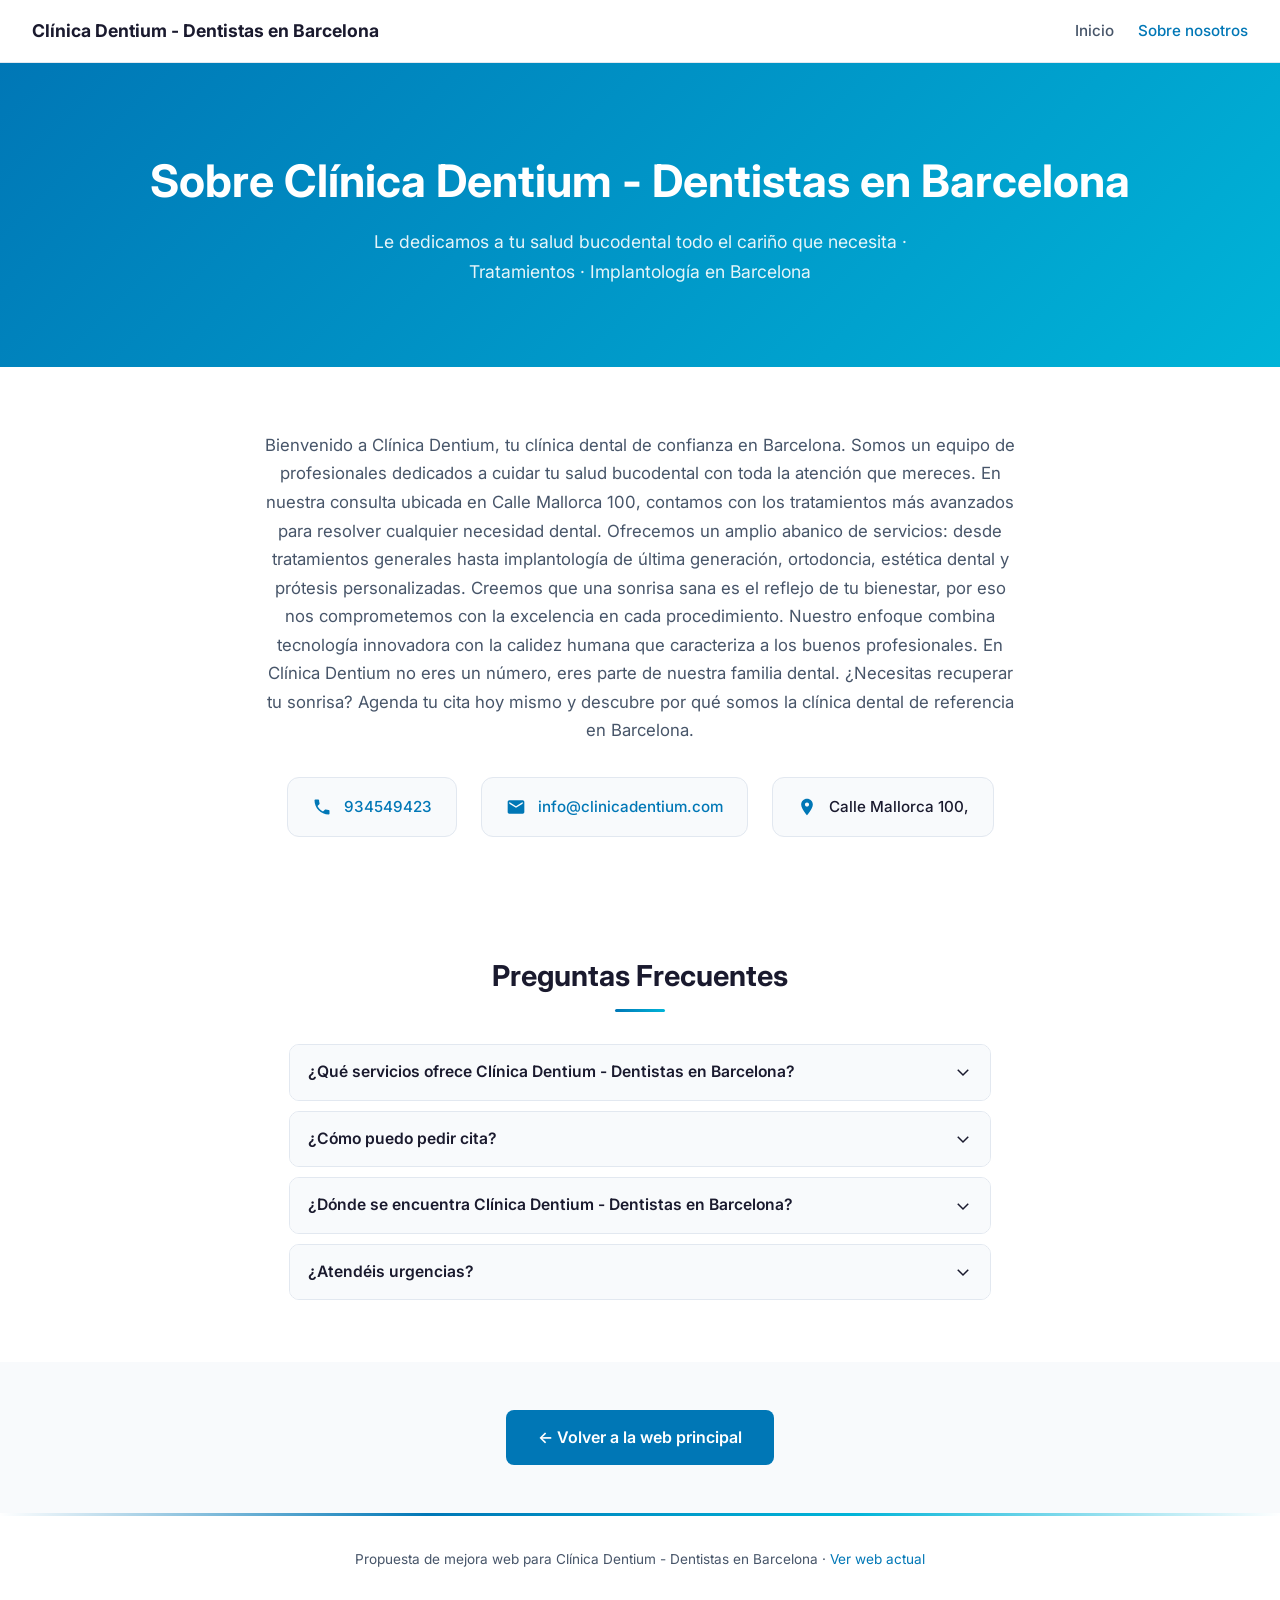
<file: nosotros.html>
<!DOCTYPE html>
<html lang="es">
<head>
<meta charset="UTF-8">
<meta name="viewport" content="width=device-width,initial-scale=1.0">
<title>Sobre Clínica Dentium - Dentistas en Barcelona | Barcelona</title>
<meta name="description" content="Conoce a Clínica Dentium - Dentistas en Barcelona en Barcelona. Le dedicamos a tu salud bucodental todo el cariño que necesita, Tratamientos.">
<meta property="og:title" content="Sobre Clínica Dentium - Dentistas en Barcelona">
<meta property="og:type" content="website">
<meta property="og:locale" content="es_ES">
<meta name="robots" content="noindex,nofollow">
<link rel="preconnect" href="https://fonts.bunny.net" crossorigin>
<link href="https://fonts.bunny.net/css?family=inter:400,500,600,700&display=swap" rel="stylesheet">
<style>
*{margin:0;padding:0;box-sizing:border-box}
:root{--primary:#0077B6;--accent:#00B4D8;--text:#1a1a2e;--muted:#475569;--bg:#ffffff;--surface:#f8fafc;--border:#e2e8f0}
body{font-family:'Inter',system-ui,-apple-system,sans-serif;color:var(--text);line-height:1.7;background:var(--bg);-webkit-font-smoothing:antialiased}
a{color:var(--primary);text-decoration:none}
a:hover{text-decoration:underline}

/* NAV */
.kn-nav{background:var(--bg);border-bottom:1px solid var(--border);padding:1rem 2rem;display:flex;align-items:center;justify-content:space-between;position:sticky;top:0;z-index:100;backdrop-filter:blur(12px);background:rgba(255,255,255,0.9)}
.kn-nav-brand{font-weight:700;font-size:1.1rem;color:var(--text)}
.kn-nav-links{display:flex;gap:1.5rem;font-size:0.95rem}
.kn-nav-links a{color:var(--muted);font-weight:500;transition:color 0.2s}
.kn-nav-links a:hover,.kn-nav-links a.active{color:var(--primary);text-decoration:none}

/* HERO */
.kn-hero{background:linear-gradient(135deg,var(--primary),var(--accent));color:#fff;padding:clamp(3rem,8vw,5rem) 2rem;text-align:center}
.kn-hero h1{font-size:clamp(1.8rem,4vw,2.8rem);font-weight:700;margin-bottom:0.5rem}
.kn-hero p{font-size:1.1rem;opacity:0.9;max-width:600px;margin:0 auto}

/* ABOUT */
.kn-about{max-width:800px;margin:0 auto;padding:clamp(2.5rem,5vw,4rem) 1.5rem}
.kn-about p{font-size:1.05rem;color:var(--muted);text-align:center;margin-bottom:2rem}
.kn-contact-cards{display:flex;flex-wrap:wrap;justify-content:center;gap:1.5rem;margin-top:2rem}
.kn-card{display:flex;align-items:center;gap:0.75rem;padding:1rem 1.5rem;border:1px solid var(--border);border-radius:12px;background:var(--surface);transition:border-color 0.3s,box-shadow 0.3s}
.kn-card:hover{border-color:var(--primary);box-shadow:0 4px 12px rgba(0,0,0,0.06)}
.kn-card svg{flex-shrink:0;color:var(--primary)}
.kn-card span,.kn-card a{font-size:0.95rem;font-weight:500}

/* FAQ */
.kn-faq{max-width:750px;margin:0 auto;padding:clamp(2rem,4vw,3.5rem) 1.5rem}
.kn-faq h2{text-align:center;font-size:clamp(1.4rem,3vw,1.8rem);margin-bottom:0.5rem}
.kn-faq .sub{text-align:center;display:block;width:50px;height:3px;background:linear-gradient(90deg,var(--primary),var(--accent));margin:0 auto 2rem;border-radius:2px}
details{margin-bottom:10px;border:1px solid var(--border);border-radius:10px;overflow:hidden;transition:border-color 0.3s}
details[open]{border-color:var(--primary)}
summary{padding:14px 18px;cursor:pointer;font-weight:600;font-size:0.98rem;background:var(--surface);display:flex;justify-content:space-between;align-items:center;list-style:none;transition:background 0.2s}
summary:hover{background:#f1f5f9}
summary::-webkit-details-marker{display:none}
summary::marker{display:none}
summary svg{transition:transform 0.3s;flex-shrink:0;margin-left:12px}
details[open] summary svg{transform:rotate(180deg)}
.faq-answer{padding:0 18px 14px;color:var(--muted);font-size:0.95rem}

/* CTA */
.kn-cta{text-align:center;padding:clamp(2rem,4vw,3rem) 1.5rem;background:var(--surface)}
.kn-cta a{display:inline-block;padding:14px 32px;background:var(--primary);color:#fff;border-radius:8px;font-weight:600;font-size:1rem;transition:transform 0.2s,box-shadow 0.2s;text-decoration:none}
.kn-cta a:hover{transform:translateY(-2px);box-shadow:0 6px 20px rgba(0,0,0,0.15)}

/* FOOTER */
.kn-footer{text-align:center;padding:2rem;font-size:0.85rem;color:var(--muted);border-top:3px solid;border-image:linear-gradient(90deg,transparent,var(--primary),var(--accent),transparent) 1}

@media(max-width:600px){
  .kn-nav{padding:0.75rem 1rem}
  .kn-contact-cards{flex-direction:column;align-items:stretch}
}
</style>
</head>
<body>
<nav class="kn-nav">
  <span class="kn-nav-brand">Clínica Dentium - Dentistas en Barcelona</span>
  <div class="kn-nav-links">
    <a href="index.html">Inicio</a>
    <a href="nosotros.html" class="active">Sobre nosotros</a>
  </div>
</nav>

<div class="kn-hero">
  <h1>Sobre Clínica Dentium - Dentistas en Barcelona</h1>
  <p>Le dedicamos a tu salud bucodental todo el cariño que necesita · Tratamientos · Implantología en Barcelona</p>
</div>

<section class="kn-about">
  <p>Bienvenido a Clínica Dentium, tu clínica dental de confianza en Barcelona. Somos un equipo de profesionales dedicados a cuidar tu salud bucodental con toda la atención que mereces. En nuestra consulta ubicada en Calle Mallorca 100, contamos con los tratamientos más avanzados para resolver cualquier necesidad dental.

Ofrecemos un amplio abanico de servicios: desde tratamientos generales hasta implantología de última generación, ortodoncia, estética dental y prótesis personalizadas. Creemos que una sonrisa sana es el reflejo de tu bienestar, por eso nos comprometemos con la excelencia en cada procedimiento.

Nuestro enfoque combina tecnología innovadora con la calidez humana que caracteriza a los buenos profesionales. En Clínica Dentium no eres un número, eres parte de nuestra familia dental.

¿Necesitas recuperar tu sonrisa? Agenda tu cita hoy mismo y descubre por qué somos la clínica dental de referencia en Barcelona.</p>
  <div class="kn-contact-cards">
    <div class="kn-card"><svg width="20" height="20" fill="currentColor" viewBox="0 0 24 24"><path d="M6.62 10.79c1.44 2.83 3.76 5.14 6.59 6.59l2.2-2.2c.27-.27.67-.36 1.02-.24 1.12.37 2.33.57 3.57.57.55 0 1 .45 1 1V20c0 .55-.45 1-1 1-9.39 0-17-7.61-17-17 0-.55.45-1 1-1h3.5c.55 0 1 .45 1 1 0 1.25.2 2.45.57 3.57.11.35.03.74-.25 1.02l-2.2 2.2z"/></svg><a href="tel:934549423">934549423</a></div>
    <div class="kn-card"><svg width="20" height="20" fill="currentColor" viewBox="0 0 24 24"><path d="M20 4H4c-1.1 0-1.99.9-1.99 2L2 18c0 1.1.9 2 2 2h16c1.1 0 2-.9 2-2V6c0-1.1-.9-2-2-2zm0 4l-8 5-8-5V6l8 5 8-5v2z"/></svg><a href="mailto:info@clinicadentium.com">info@clinicadentium.com</a></div>
    <div class="kn-card"><svg width="20" height="20" fill="currentColor" viewBox="0 0 24 24"><path d="M12 2C8.13 2 5 5.13 5 9c0 5.25 7 13 7 13s7-7.75 7-13c0-3.87-3.13-7-7-7zm0 9.5c-1.38 0-2.5-1.12-2.5-2.5s1.12-2.5 2.5-2.5 2.5 1.12 2.5 2.5-1.12 2.5-2.5 2.5z"/></svg><span>Calle Mallorca 100,</span></div>
  </div>
</section>

<section class="kn-faq">
  <h2>Preguntas Frecuentes</h2>
  <span class="sub"></span>
  
      <details>
        <summary>¿Qué servicios ofrece Clínica Dentium - Dentistas en Barcelona?<svg width="18" height="18" fill="none" stroke="currentColor" stroke-width="2" viewBox="0 0 24 24"><path d="M19 9l-7 7-7-7"/></svg></summary>
        <div class="faq-answer">Clínica Dentium - Dentistas en Barcelona ofrece una amplia gama de servicios de salud en Barcelona, incluyendo le dedicamos a tu salud bucodental todo el cariño que necesita, tratamientos, implantología. Nuestro equipo proporciona atención personalizada y de calidad.</div>
      </details>
      <details>
        <summary>¿Cómo puedo pedir cita?<svg width="18" height="18" fill="none" stroke="currentColor" stroke-width="2" viewBox="0 0 24 24"><path d="M19 9l-7 7-7-7"/></svg></summary>
        <div class="faq-answer">Puedes pedir cita en Clínica Dentium - Dentistas en Barcelona llamando al 934549423 o en info@clinicadentium.com. Visita nuestra web para más información.</div>
      </details>
      <details>
        <summary>¿Dónde se encuentra Clínica Dentium - Dentistas en Barcelona?<svg width="18" height="18" fill="none" stroke="currentColor" stroke-width="2" viewBox="0 0 24 24"><path d="M19 9l-7 7-7-7"/></svg></summary>
        <div class="faq-answer">Clínica Dentium - Dentistas en Barcelona está en Calle Mallorca 100,, Barcelona. Ofrecemos un entorno profesional y acogedor.</div>
      </details>
      <details>
        <summary>¿Atendéis urgencias?<svg width="18" height="18" fill="none" stroke="currentColor" stroke-width="2" viewBox="0 0 24 24"><path d="M19 9l-7 7-7-7"/></svg></summary>
        <div class="faq-answer">Para urgencias y disponibilidad, contacta directamente con Clínica Dentium - Dentistas en Barcelona llamando al 934549423.</div>
      </details>
</section>

<div class="kn-cta">
  <a href="index.html">← Volver a la web principal</a>
</div>

<footer class="kn-footer">
  <p>Propuesta de mejora web para Clínica Dentium - Dentistas en Barcelona · <a href="https://clinicadentium.com" target="_blank" rel="noopener">Ver web actual</a></p>
</footer>
</body>
</html>
</file>
